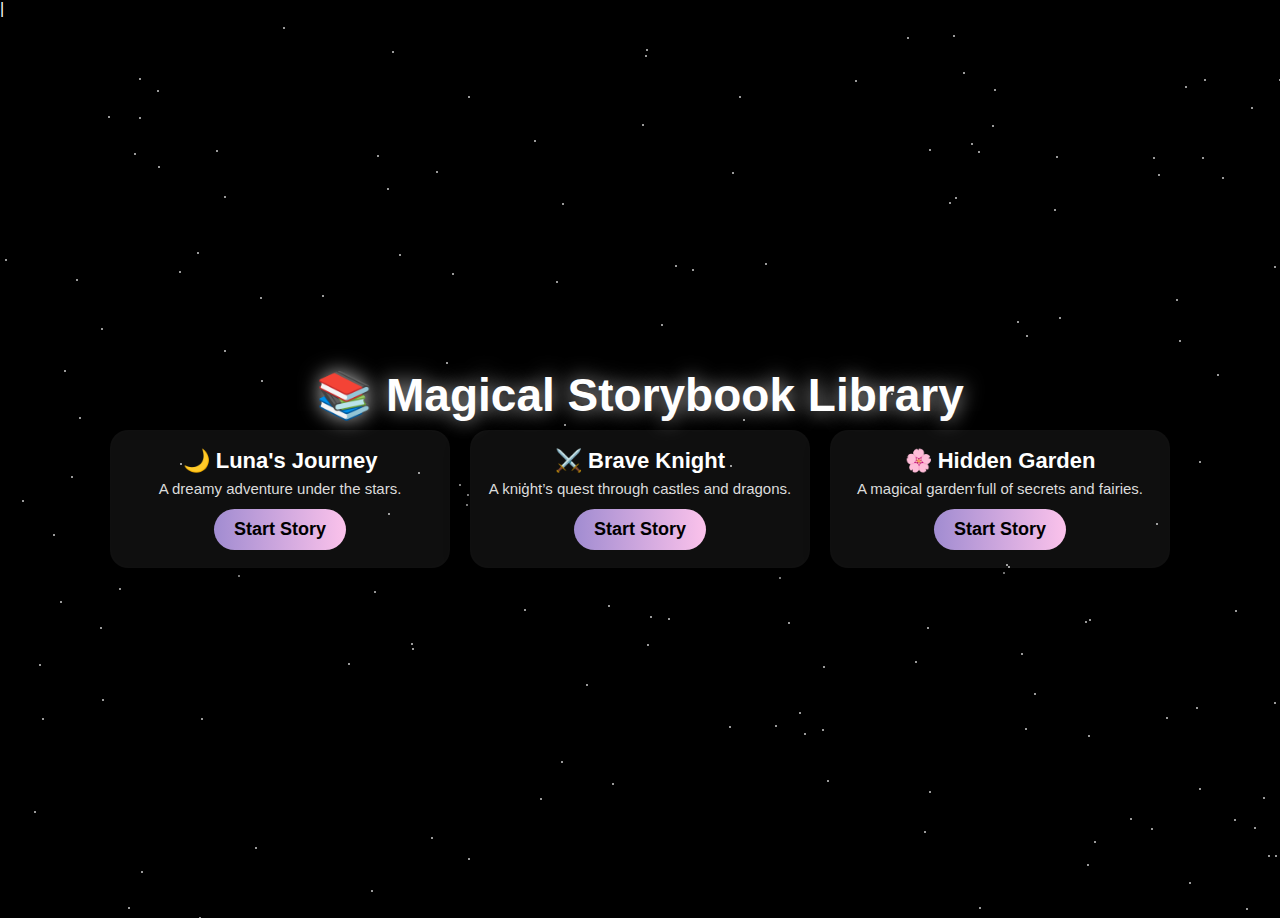
<file: app.html>
<!DOCTYPE html>
<html lang="en">
<head>
  <meta charset="UTF-8">
  <meta name="viewport" content="width=device-width,initial-scale=1">
  |<link rel="manifest" href="manifest.json">
  <link rel="icon" type="images/png" href="favicon-32*32.png">

  <title>📚 Magical Storybook Library</title>
  <link rel="stylesheet" href="app.css">
   <script src="https://cdnjs.cloudflare.com/ajax/libs/gsap/3.12.5/gsap.min.js" defer></script>
  <script src="app.js" defer></script>
</head>
<body data-page="home">
  <div class="scene">
    <!-- Magical background -->
    <div class="stars"></div>

    <!-- Title in center -->
    <h1 class="main-title">📚 Magical Storybook Library</h1>

<!-- 🌌 Background Decorations -->
  <div class="stars"></div> <!-- stars generated by JS -->
  <!-- lanterns will be injected by JS -->

    <!-- Story row -->
    <div class="story-row">
      <!-- Luna -->
      <div class="story-box">
        <h2>🌙 Luna's Journey</h2>
        <p>A dreamy adventure under the stars.</p>
        <a href="Stories/Luna adventures/index.html" class="start-btn">Start Story</a>
      </div>

      <!-- Brave Knight -->
      <div class="story-box">
        <h2>⚔️ Brave Knight</h2>
        <p>A knight’s quest through castles and dragons.</p>
        <a href="Stories/Brave Knight/index.html" class="start-btn">Start Story</a>
      </div>

      <!-- Hidden Garden -->
      <div class="story-box">
        <h2>🌸 Hidden Garden</h2>
        <p>A magical garden full of secrets and fairies.</p>
        <a href="Stories/Hidden Garden/index.html" class="start-btn">Start Story</a>
      </div>
    </div>
  </div>
</body>
<script>
  if ("serviceWorker" in navigator) {
    navigator.serviceWorker.register("sw.js")
      .then(() => console.log("✅ Service Worker registered"))
      .catch(err => console.error("⚠️ SW registration failed", err));
  }
</script>

</html>
</file>
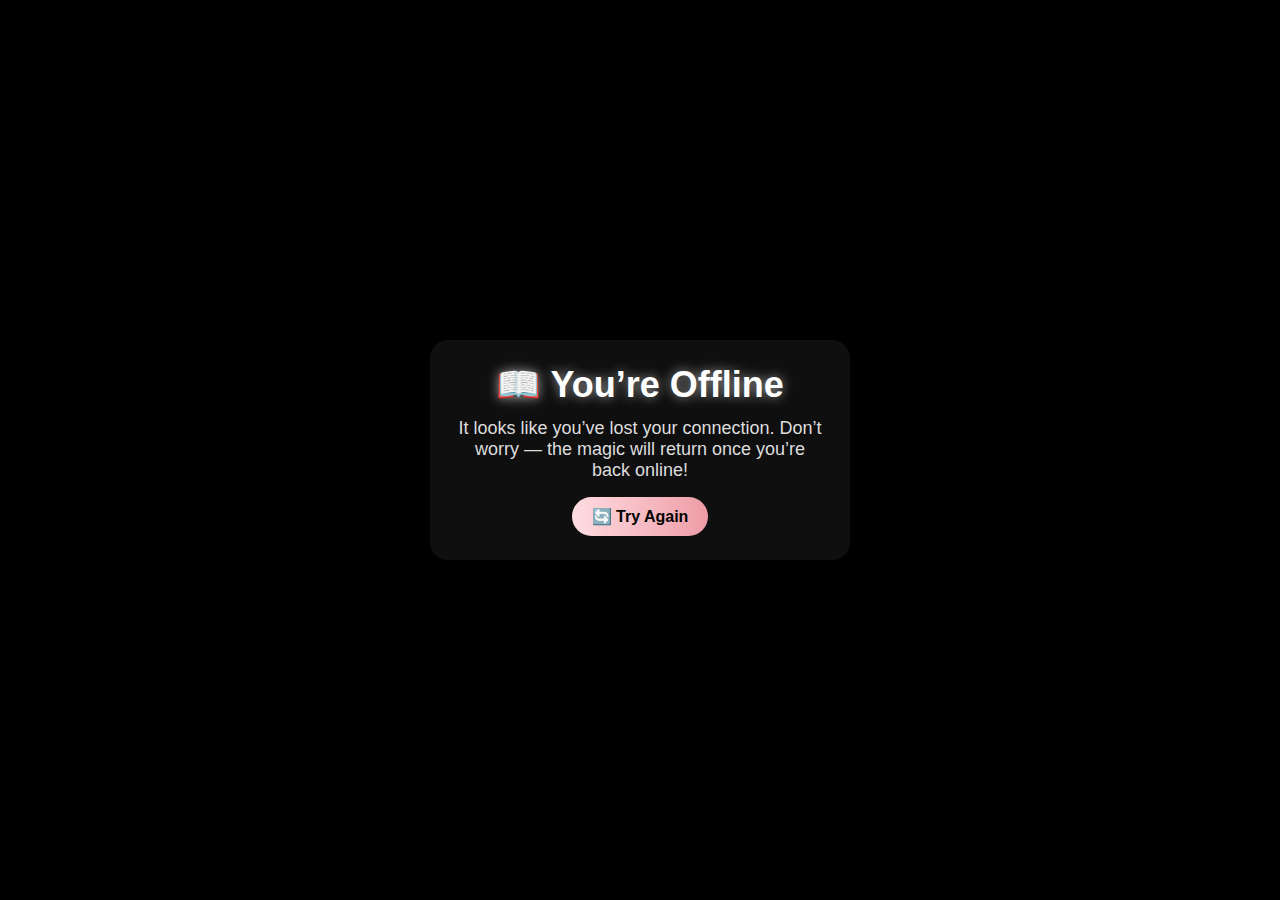
<file: offline.html>
<!DOCTYPE html>
<html lang="en">
<head>
  <meta charset="UTF-8">
  <meta name="viewport" content="width=device-width, initial-scale=1.0">
  <title>Offline - Magical Storybook</title>
  <link rel="stylesheet" href="app.css">
  <style>
    body {
      display: flex;
      flex-direction: column;
      justify-content: center;
      align-items: center;
      text-align: center;
      padding: 20px;
    }
    .offline-box {
      background: rgba(255,255,255,0.06);
      border-radius: 18px;
      padding: 24px;
      max-width: 420px;
      box-shadow: 0 8px 24px rgba(0,0,0,0.45);
    }
    h1 {
      font-size: clamp(22px, 6vw, 36px);
      margin-bottom: 12px;
      text-shadow: 0 0 12px rgba(255,255,255,0.6);
    }
    p {
      font-size: clamp(14px, 4vw, 18px);
      margin-bottom: 16px;
      color: #ddd;
    }
    .retry-btn {
      padding: 10px 20px;
      border-radius: 30px;
      border: none;
      background: linear-gradient(90deg,#ffdde1,#ee9ca7);
      font-weight: bold;
      font-size: 16px;
      cursor: pointer;
      transition: transform 0.25s;
    }
    .retry-btn:hover {
      transform: scale(1.08);
      box-shadow: 0 6px 20px rgba(255,255,255,0.2);
    }
  </style>
</head>
<body>
  <div class="offline-box">
    <h1>📖 You’re Offline</h1>
    <p>It looks like you’ve lost your connection.  
       Don’t worry — the magic will return once you’re back online!</p>
    <button class="retry-btn" onclick="window.location.reload()">🔄 Try Again</button>
  </div>
</body>
</html>
</file>
<file: app.css>
/* ===================================
   GLOBAL APP STYLES
=================================== */
* { box-sizing: border-box; margin: 0; padding: 0; }
html,body { height: 100%; }
body {
  font-family: "Poppins", sans-serif;
  color: #fff;
  background: #000;
  overflow-x: hidden;
  min-height: 100vh;
}

/* Scene layer */
.scene {
  position: relative;
  width: 100%;
  height: 100vh;
  display: flex;
  flex-direction: column;
  justify-content: center;
  align-items: center;
  padding: 15px;
  text-align: center;
}

/* Generic character helpers */
.luna, .girl {
  position: absolute;
  z-index: 1;
  user-select: none;
  pointer-events: none;
}
.luna { top: 30px; right: 40px; font-size: clamp(36px,6vw,64px); }
.girl { bottom: 10px; left: 10px; font-size: clamp(28px,5vw,48px); pointer-events: none; }

/* ===================================
   BACKGROUND STARS + SHOOTING STARS
=================================== */
.stars {
  position: absolute;
  inset: 0;
  overflow: hidden;
  z-index: 0;
  pointer-events: none;
}
.star {
  position: absolute;
  width: 2px;
  height: 2px;
  background: white;
  border-radius: 50%;
  opacity: 0.8;
  animation: twinkle 3s infinite alternate;
}
@keyframes twinkle {
  from { opacity: 0.3; transform: scale(1); }
  to   { opacity: 1; transform: scale(1.5); }
}
.shooting-star {
  position: absolute;
  width: 150px;
  height: 2px;
  background: linear-gradient(90deg, #fff, transparent);
  opacity: 0.9;
  transform: rotate(45deg);
  animation: shoot 1s linear forwards;
  z-index: 0;
  pointer-events: none;
}
@keyframes shoot {
  from { transform: translate(0, 0) rotate(45deg); opacity: 1; }
  to   { transform: translate(-600px, 600px) rotate(45deg); opacity: 0; }
}

  to   { transform: translateY(-120vh) translateX(40vw) scale(1.2); opacity: 0; }


/* Optional background video (keeps behind everything) */
#bg-video {
  position: fixed;
  top: 0;
  left: 0;
  width: 100%;
  height: 100%;
  object-fit: cover;
  z-index: -2;
}

/* ===================================
   MAIN HOME PAGE
=================================== */
.main-title, .story-title {
  position: relative;
  z-index: 2;
  font-size: clamp(26px, 5vw, 46px);
  text-shadow: 0 0 20px rgba(255,255,255,0.7);
  margin-bottom: 8px;
}
.subtitle {
  z-index: 2;
  margin-bottom: 18px;
  color: #e8e8e8;
}

/* story-row / cards */
.story-row {
  display: flex;
  gap: 20px;
  z-index: 2;
  justify-content: center;
  align-items: stretch;
  flex-wrap: wrap;
  max-width: 1100px;
  width: 100%;
  padding: 0 12px;
}
.story-box {
  background: rgba(255,255,255,0.06);
  border-radius: 18px;
  padding: 18px;
  flex: 1 1 250px;
  max-width: 340px;
  box-shadow: 0 8px 24px rgba(0,0,0,0.45), inset 0 0 10px rgba(255,255,255,0.02);
  text-align: center;
  transition: transform 0.28s ease, box-shadow 0.28s ease;
  z-index: 2;
}
.story-box:hover {
  transform: translateY(-8px) scale(1.02);
  box-shadow: 0 12px 34px rgba(0,0,0,0.6);
}
.story-box h2 {
  font-size: clamp(18px, 3vw, 22px);
  margin-bottom: 6px;
}
.story-box p {
  font-size: clamp(13px, 2.2vw, 15px);
  margin-bottom: 12px;
  color: #dcdcdc;
}

/* ===================================
   BUTTONS (Start, Back, Next, Library)
=================================== */
.start-btn, .back-btn, .next-btn, .library-btn {
  display: inline-block;
  padding: 10px 20px;
  border-radius: 40px;
  text-decoration: none;
  font-weight: 700;
  color: #000;
  font-size: clamp(13px, 2.2vw, 18px);
  transition: transform 0.25s ease, box-shadow 0.25s ease;
  z-index: 3;
  animation: pulse 2.2s infinite alternate;
  border: none;
  cursor: pointer;
}
.start-btn {
  background: linear-gradient(90deg,#a18cd1,#fbc2eb);
}
.back-btn {
  position: absolute;
  bottom: 20px;
  left: 16px;
  background: linear-gradient(90deg,#ff9a9e,#fecfef);
}
.next-btn {
  position: absolute;
  bottom: 20px;
  right: 16px;
  background: linear-gradient(90deg,#a1c4fd,#c2e9fb);
}
.library-btn {
  position: absolute;
  bottom: 20px;
  left: 50%;
  transform: translateX(-50%);
  background: linear-gradient(90deg,#ffdde1,#ee9ca7);
}
.start-btn:hover, .back-btn:hover, .next-btn:hover, .library-btn:hover {
  transform: scale(1.06);
  box-shadow: 0 8px 30px rgba(255,255,255,0.15);
}
@keyframes pulse {
  from { box-shadow: 0 0 8px rgba(255,255,255,0.35); }
  to   { box-shadow: 0 0 20px rgba(255,255,255,0.65); }
}

/* ===================================
   STORY PAGES (CHAPTERS)
=================================== */
.chapter-title {
  text-align: center;
  font-size: clamp(20px, 4.5vw, 34px);
  margin-top: 20px;
  text-shadow: 0 0 12px rgba(255,255,200,0.85);
  z-index: 2;
  margin-bottom: 16px;
}
.story {
  position: relative;
  margin: 18px auto 120px;
  width: 92%;
  max-width: 680px;
  text-align: center;
  line-height: 1.6;
  z-index: 2;
}
.story p {
  opacity: 0; /* animated in by JS */
  margin: 10px 0;
  font-size: clamp(14px, 2.4vw, 18px);
  color: #efecec;
}
.narration {
  font-style: italic;
  color: #bdf7da;
  text-shadow: 0 0 8px #bdf7da;
}
.dialogue {
  font-weight: 700;
  color: #ffb6c1;
  text-shadow: 0 0 6px #ffb6c1;
}

/* ===================================
   Hidden Garden Flowers & layout
   (single definition - merged)
=================================== */
.garden {
  position: relative;
  width: 100%;
  height: auto;
  min-height: 420px;
  z-index: 1;
}

/* position a few flowers - keep selectors specific so they don't clash */
.garden .flower {
  position: absolute;
  font-size: clamp(28px, 3.6vw, 36px);
  cursor: pointer;
  transition: transform 0.28s ease;
  z-index: 2;
}
.garden .flower:nth-of-type(1) { top: 62%; left: 12%; }
.garden .flower:nth-of-type(2) { top: 70%; left: 36%; }
.garden .flower:nth-of-type(3) { top: 66%; left: 60%; }
.garden .flower:nth-of-type(4) { top: 74%; left: 82%; }
.garden .flower:hover { transform: scale(1.18); }

/* ===================================
   Brave Knight: castle scene, dragon & fire
=================================== */
.castle-scene {
  position: relative;
  width: 100%;
  min-height: 420px;
  display: flex;
  flex-direction: column;
  align-items: center;
  justify-content: flex-start;
  padding-top: 18px;
  text-align: center;
  z-index: 1;
}

.dragon {
  font-size: clamp(40px, 6.5vw, 72px); /* responsive sizing */
  margin: 8px auto;
  cursor: pointer;
  transition: transform 0.28s ease;
  z-index: 3;
  pointer-events: auto;
  user-select: none;
}

/* add a gentle idle float so it feels alive (subtle) */
@keyframes floaty {
  0% { transform: translateY(0); }
  50% { transform: translateY(-8px); }
  100% { transform: translateY(0); }
}
.dragon { animation: floaty 6s ease-in-out infinite; }

.dragon:hover { transform: scale(1.12); }

.fire {
  font-size: clamp(20px, 3vw, 36px);
  opacity: 0;
  pointer-events: none;
  margin-left: 8px;
  z-index: 2;
  position: relative;
}

/* ensure story area sits above background but below interactive characters */
.story { z-index: 2; }

/* ===================================
   NAV BUTTONS (inline nav for chapters)
=================================== */
.nav-buttons {
  display: flex;
  justify-content: space-between;
  width: 92%;
  max-width: 680px;
  margin: 12px auto 30px;
  padding: 0 8px;
  z-index: 3;
}
.nav-btn {
  background: linear-gradient(45deg,#ff66cc,#6699ff);
  color: white;
  border: none;
  padding: 10px 16px;
  border-radius: 22px;
  cursor: pointer;
  font-size: clamp(13px, 2.2vw, 16px);
  font-weight: 700;
  transition: transform 0.18s, box-shadow 0.18s;
}
.nav-btn:hover { transform: scale(1.05); box-shadow: 0 10px 30px rgba(0,0,0,0.5); }

/* ===================================
   RESPONSIVE MEDIA QUERIES
=================================== */
@media (max-width: 900px) {
  .story-row { gap: 14px; }
  .story-box { max-width: 300px; padding: 16px; }
  .back-btn, .next-btn, .library-btn { padding: 8px 16px; bottom: 14px; }
  .dragon { font-size: clamp(36px, 7.5vw, 64px); }
  .garden .flower { font-size: clamp(22px, 6vw, 32px); }
}
@media (max-width: 600px) {
  .scene { padding: 12px; }
  .main-title, .story-title { font-size: clamp(18px, 6.5vw, 28px); margin-bottom: 8px; }
  .story-row { flex-direction: column; align-items: center; }
  .story-box { width: 92%; max-width: 420px; }
  .story { margin-bottom: 90px; }
  .back-btn, .next-btn, .library-btn { bottom: 12px; padding: 8px 12px; }
  .dragon { font-size: clamp(32px, 10vw, 48px); margin-top: 6px; }
  .garden .flower { font-size: clamp(20px, 8vw, 28px); }
  .luna { right: 14px; top: 18px; font-size: clamp(28px, 10vw, 44px); }
  .girl { left: 8px; bottom: 6px; font-size: clamp(20px, 9vw, 36px); }
}

/* small touch-target increase for accessibility */
.start-btn, .nav-btn, .back-btn, .next-btn, .library-btn {
  touch-action: manipulation;
  -webkit-tap-highlight-color: transparent;
}
/* 🐉 Brave Knight Dragon Image */
.dragon-container {
  position: relative;
  display: flex;
  justify-content: center;
  margin: 1rem 0;
}

.dragon-img {
  width: 150px;   /* Adjust size */
  height: auto;
  cursor: pointer;
  transition: transform 0.3s ease;
  z-index: 2;
}

.dragon-img:hover {
  transform: scale(1.1);
}
</file>
